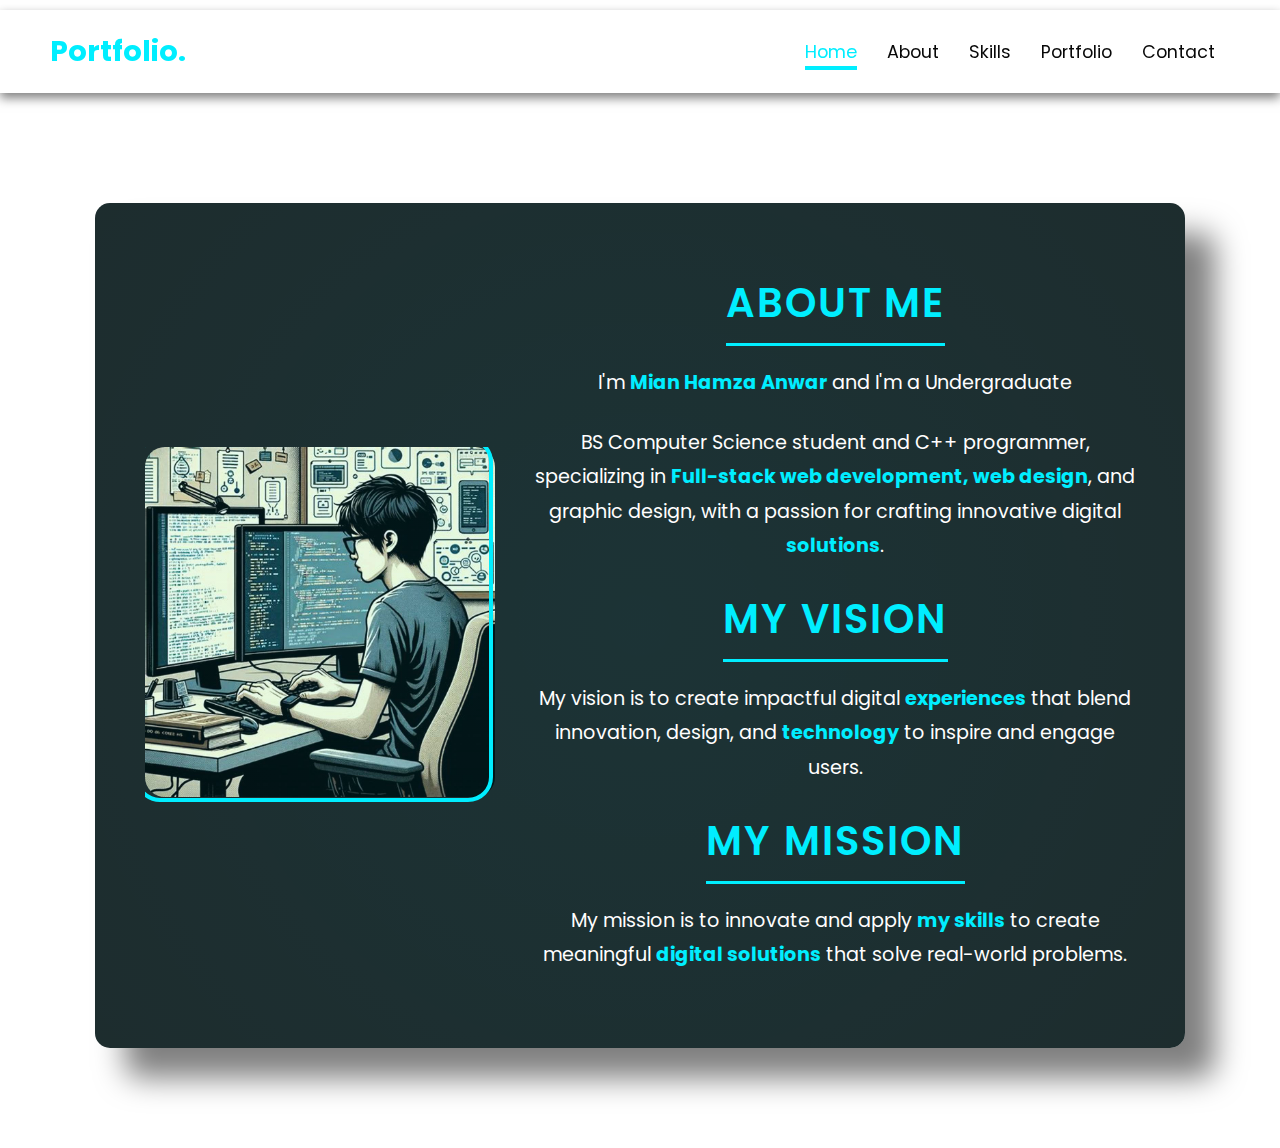
<file: about.html>
<!DOCTYPE html>
<html lang="en">

<head>
  <meta charset="UTF-8">
  <meta name="viewport" content="width=device-width, initial-scale=1.0">
  <title>About Page</title>
  <link rel="stylesheet" href="https://cdnjs.cloudflare.com/ajax/libs/font-awesome/4.7.0/css/font-awesome.min.css">
  <link rel="stylesheet" href="./css/about.css">
  <link rel="stylesheet" href="index.css">
</head>

<body>
  <header class="header">
    <a href="#" class="logo">Portfolio.</a>

    <nav class="navbar">
      <a href="index.html" style="--i:1" class="active">Home</a>
      <a href="about.html" style="--i:2">About</a>
      <a href="skills.html" style="--i:3">Skills</a>
      <a href="portfolio.html" style="--i:4">Portfolio</a>
      <a href="contact.html" style="--i:5">Contact</a>
    </nav>

    <div class="menu-btn">
      <i class="fa fa-bars"></i>
    </div>
  </header>

  <section class="about">

    <section class="about-bg">
      <div class="about-img">
          <img src="images/OIP.jpeg" alt="my">
      </div>
      <div class="about-pg">
          <h1>About <span class="span">Me</span></h1>
          <p>I'm <span class="span">Mian Hamza Anwar</span> and I'm a Undergraduate
            <p> BS Computer Science student and C++ programmer, specializing in <span class="span">Full-stack web development, web
                design</span>, and graphic design, with a passion for crafting innovative digital <span class="span">solutions</span>.</p>
                          <h1>My <span class="span">vision</span></h1>
          <p>My vision is to create impactful digital <span class="span">experiences</span> that blend innovation, design, and
            <span class="span">technology</span> to inspire and engage users.</p>
          <h1><span class="span">My</span> Mission</h1>
          <p>My mission is to innovate and apply <span class="span">my skills</span> to create meaningful <span class="span">digital solutions</span> that solve
            real-world problems.</p>
      </div>
    </section>
  </section>
  <script src="js/portfolio.js"></script>
</body>

</html>
</file>
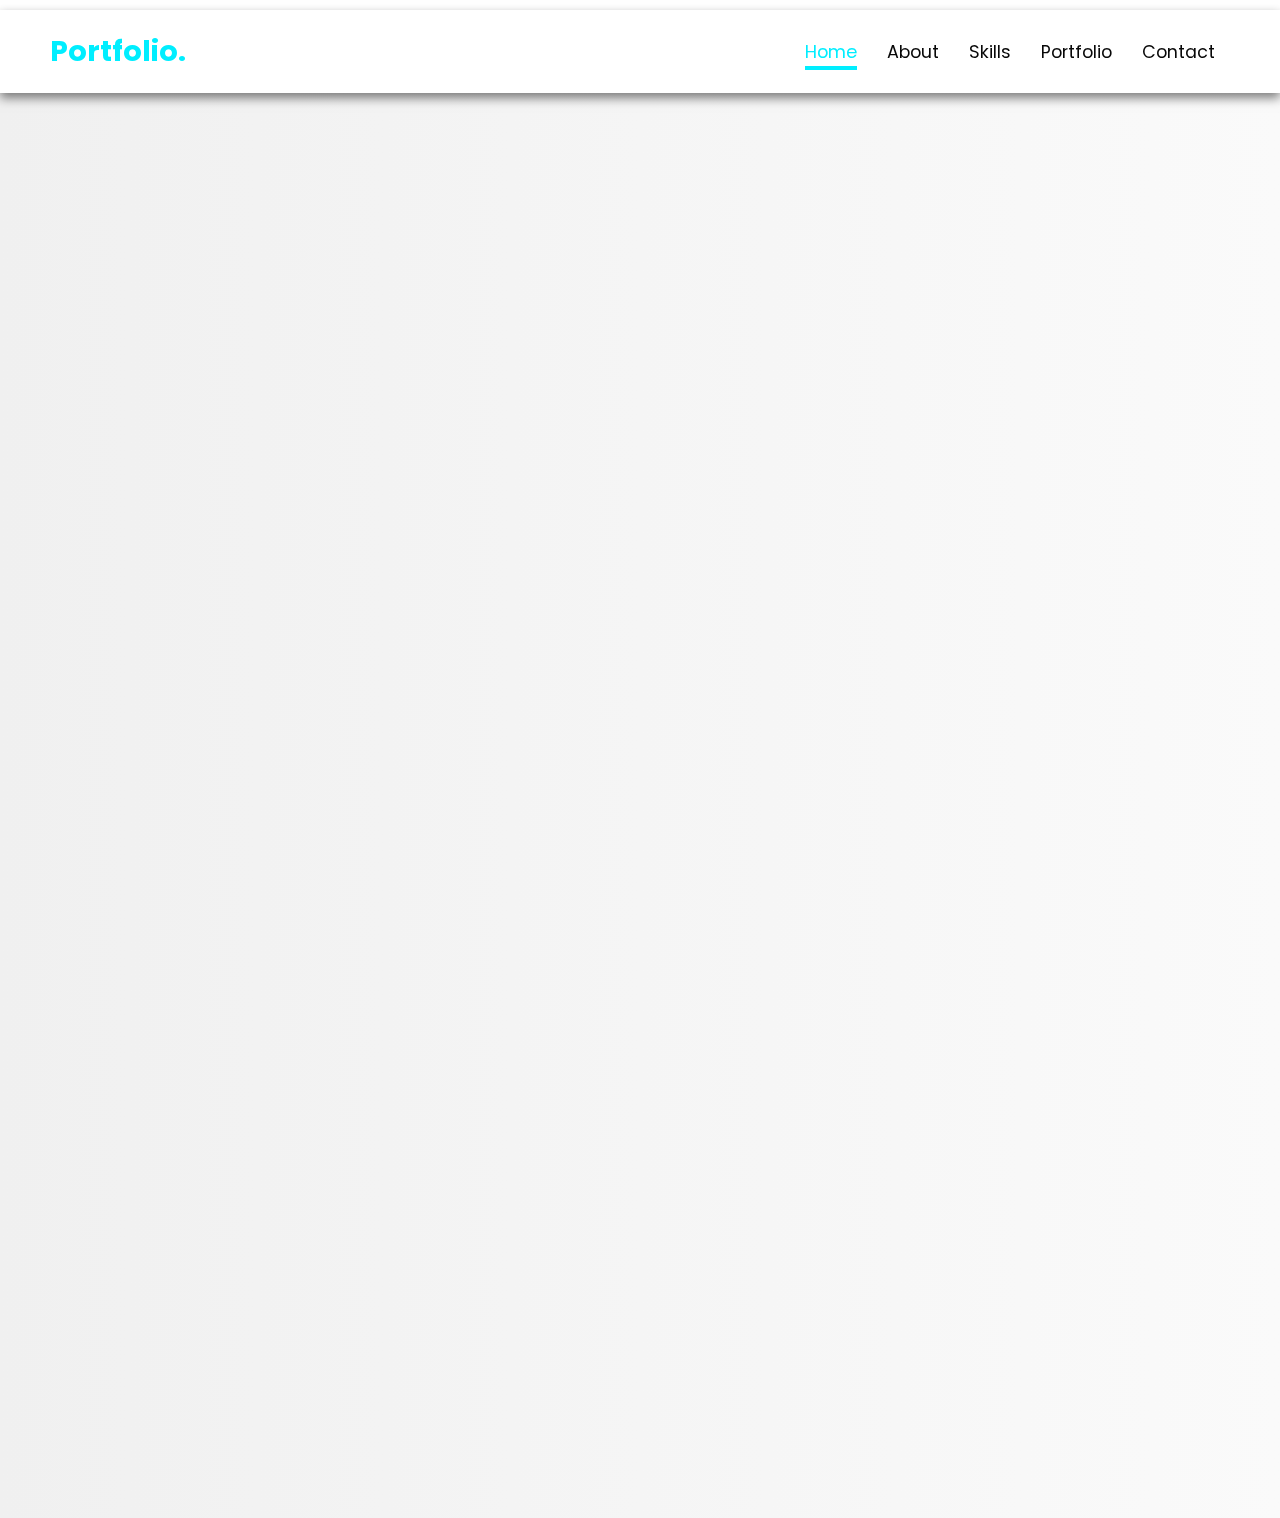
<file: portfolio.html>
<!DOCTYPE html>
<html lang="en">

<head>
    <meta charset="UTF-8">
    <meta name="viewport" content="width=device-width, initial-scale=1.0">
    <title>Portfolio</title>
    <link rel="stylesheet" href="https://cdnjs.cloudflare.com/ajax/libs/font-awesome/4.7.0/css/font-awesome.min.css">
    <link rel="stylesheet" href="index.css">
    <link rel="stylesheet" href="css/portfolio.css">
</head>

<body>
    <header class="header">
        <a href="#" class="logo">Portfolio.</a>
    
        <nav class="navbar">
            <a href="index.html" style="--i:1" class="active">Home</a>
            <a href="about.html" style="--i:2">About</a>
            <a href="skills.html" style="--i:3">Skills</a>
            <a href="potfolio.html" style="--i:4">Portfolio</a>
            <a href="contact.html" style="--i:5">Contact</a>
        </nav>
    
        <div class="menu-btn">
            <i class="fa fa-bars"></i>
        </div>
    </header>
    <!-- Projects -->
    <section class="projects" id="projects">
        <div class="max-width">
            <h2 class="title"><span class="clr">My</span> Projects <br><span>—What I did ?—</span></h2>
            <div class="carousel owl-carousel">
                <div class="card">
                    <div class="box">
                        <img src="./images/R.jpeg" alt="img">
                        <div class="text">Ecommerce</div>
                        <p class="description" id="desc1">
                            A clothing ecommerce platform with intuitive product browsing, secure payments, and a
                            responsive design. Our platform offers a seamless shopping experience with user-friendly
                            navigation and filters that help customers find exactly what they’re looking for. This
                            platform is designed to cater to both desktop and mobile users, ensuring a smooth shopping
                            experience across devices.
                        </p>
                        <span class="read-more" data-target="desc1">Read More</span>
                    </div>
                </div>
                <div class="card">
                    <div class="box">
                        <img src="./images/OIP (1).jpeg" alt="">
                        <div class="text">Portfolio</div>
                        <p class="description" id="desc1">
                            A portfolio highlighting my expertise in full-stack web development,
                            web design, and graphic design. Showcasing a range of projects and creative work. This
                            includes developing responsive websites, designing logos, and creating engaging user
                            interfaces. My portfolio also features my work in branding and digital marketing, which
                            demonstrates my ability to combine technical skills with creativity to produce compelling
                            designs.
                        </p>
                        <span class="read-more" data-target="desc1">Read More</span>
                    </div>
                </div>
                <div class="card">
                    <div class="box">
                        <img src="./images/calcu.jpg"
                            alt="">
                        <div class="text">Calculator</div>
                        <p class="description" id="desc1">
                            This project performs various mathematical operations, including addition, subtraction, multiplication, and division. 
                            It features a user-friendly interface designed for quick and efficient calculations. The calculator includes 
                            functionality for clearing inputs, deleting individual digits, and handling decimal operations. With a responsive 
                            design, this calculator works seamlessly across different devices, making it a versatile tool for both simple 
                            and complex calculations. It also has a visually appealing layout with intuitive button placements, ensuring 
                            a smooth user experience.
                        </p>
                        <span class="read-more" data-target="desc1">Read More</span>
                    </div>
                </div>
                <div class="card">
                    <div class="box">
                        <img src="./images/travel.jpeg"alt="">
                        <div class="text">Travel & Tour</div>
                        <p class="description" id="desc1">
                            A travel and tour platform that provides detailed and comprehensive information about various destinations around the world. 
                            It offers a range of booking options, including flights, accommodations, and guided tours, all in one convenient location. 
                            Users can explore different travel destinations, compare options, and make reservations with ease. The platform also features 
                            user reviews and recommendations, helping travelers make informed decisions. Whether you're planning a relaxing vacation or 
                            an adventurous journey, this platform ensures a seamless and enjoyable trip planning experience.
                        </p>
                        
                        <span class="read-more" data-target="desc1">Read More</span>
                    </div>
                </div>
                <div class="card">
                    <div class="box">
                        <img src="./images/img.png"
                            alt="">
                        <div class="text">Age Calculator</div>
                        <p class="description" id="desc1">
                            This project calculates a person's age based on their date of birth. It features a simple and intuitive interface 
                            where users can input their birth date to instantly find out their current age in years, months, and days. The age 
                            calculator is designed to handle various date formats and provides accurate results across all devices, thanks to 
                            its responsive design. With its user-friendly layout and quick calculations, this tool is perfect for anyone needing 
                            to quickly determine their age or verify other age-related data.
                        </p>
                        
                        <span class="read-more" data-target="desc1">Read More</span>
                    </div>
                </div>
                <div class="card">
                    <div class="box">
                        <img src="./images/WhatsApp Image 2024-09-01 at 23.00.35_caa5cbea.jpg"
                            alt="">
                        <div class="text">Hotel Management System</div>
                        <p class="description" id="desc1">
                            This C++ project is designed to manage hotel reservations and guest details efficiently. It features an intuitive and user-friendly 
                            interface that simplifies the booking process and allows for easy management of reservations. The system supports various functionalities, 
                            including room availability checks, reservation scheduling, and guest profile management. Additionally, it provides tools for tracking 
                            customer preferences and special requests, ensuring a personalized experience for each guest. With robust data handling and reporting 
                            features, this project aims to streamline hotel operations and enhance overall guest satisfaction.
                        </p>
                        <span class="read-more" data-target="desc1">Read More</span>
                    </div>
                </div>
            </div>
        </div>
    </section>
    <script src="js/portfolio.js"></script>
</body>

</html>
</file>
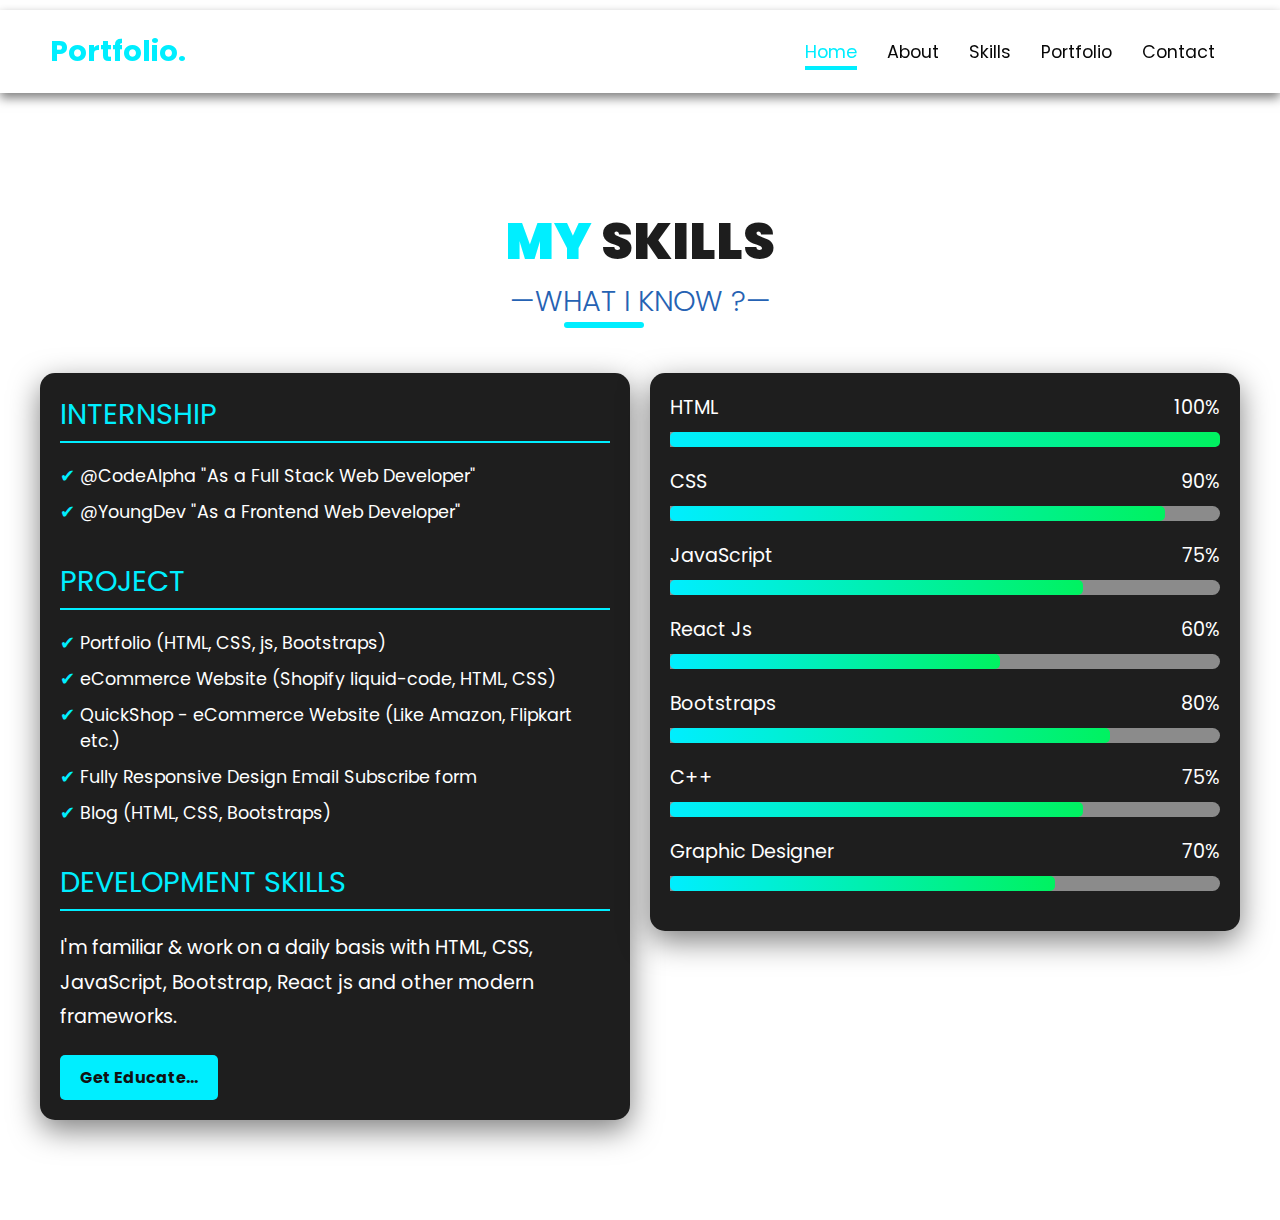
<file: skills.html>
<!DOCTYPE html>
<html lang="en">

<head>
    <meta charset="UTF-8">
    <meta name="viewport" content="width=device-width, initial-scale=1.0">
    <link rel="stylesheet" href="https://cdnjs.cloudflare.com/ajax/libs/font-awesome/4.7.0/css/font-awesome.min.css">
    <link rel="stylesheet" href="./css/skills.css">
    <link rel="stylesheet" href="index.css">
    <title>Skills</title>
</head>

<body>
    <header class="header">
        <a href="#" class="logo">Portfolio.</a>
    
        <nav class="navbar">
            <a href="index.html" style="--i:1" class="active">Home</a>
            <a href="about.html" style="--i:2">About</a>
            <a href="skills.html" style="--i:3">Skills</a>
            <a href="portfolio.html" style="--i:4">Portfolio</a>
            <a href="contact.html" style="--i:5">Contact</a>
        </nav>
    
        <div class="menu-btn">
            <i class="fa fa-bars"></i>
        </div>
    </header>
    <!-- Skills -->
    <section class="skills" id="skills">
        <div class="max-width">
            <h2 class="title">My <span>Skills</span> <br> <span class="what">—What I Know ?—</span></h2>
            <div class="skills-content">
                <div class="column left">

                    <div class="text">INTERNSHIP</div>
                    <p>
                        <li class="intern">@CodeAlpha "As a Full Stack Web Developer"</li>
                        <li class="intern">@YoungDev "As a Frontend Web Developer"</li>
                    </p>

                    <br>
                    <div class="text">PROJECT</div>

                    <p>
                        <li class="project">Portfolio (HTML, CSS, js, Bootstraps)</li>
                        <li class="project">eCommerce Website (Shopify liquid-code, HTML, CSS)</li>
                        <li class="project">QuickShop - eCommerce Website (Like Amazon, Flipkart etc.)</li>
                        <li class="project">Fully Responsive Design Email Subscribe form</li>
                        <li class="project">Blog (HTML, CSS, Bootstraps)</li>
                    </p>

                    <br>
                    <div class="text">DEVELOPMENT SKILLS</div>

                    <p>
                        I'm familiar & work on a daily basis with HTML, CSS, JavaScript, Bootstrap, React js and other
                        modern frameworks.
                    </p>
                    <a href="#" target="blank">Get Educate...</a>
                </div>
                <div class="column right">
                    <div class="bars">
                        <div class="info">
                            <span>HTML</span>
                            <span>100%</span>
                        </div>
                        <div class="line html"></div>
                    </div>
                    <div class="bars">
                        <div class="info">
                            <span>CSS</span>
                            <span>90%</span>
                        </div>
                        <div class="line css"></div>
                    </div>
                    <div class="bars">
                        <div class="info">
                            <span>JavaScript</span>
                            <span>75%</span>
                        </div>
                        <div class="line js"></div>
                    </div>
                    <div class="bars">
                        <div class="info">
                            <span>React Js</span>
                            <span>60%</span>
                        </div>
                        <div class="line reactjs"></div>
                    </div>
                    <div class="bars">
                        <div class="info">
                            <span>Bootstraps</span>
                            <span>80%</span>
                        </div>
                        <div class="line bootstraps"></div>
                    </div>
                    <div class="bars">
                        <div class="info">
                            <span>C++</span>
                            <span>75%</span>
                        </div>
                        <div class="line js"></div>
                    </div>
                    <div class="bars">
                        <div class="info">
                            <span>Graphic Designer</span>
                            <span>70%</span>
                        </div>
                        <div class="line graphic"></div>
                    </div>
                </div>
            </div>
        </div>
    </section>
    <script src="js/portfolio.js"></script>
</body>

</html>
</file>
<file: css/about.css>
/* General Styles */
body {
    margin: 0;
    font-family: 'Roboto', sans-serif;
    background-color: #121212;
    color: #e0e0e0;
}
.header{
    margin: 10px 0;
}
.about {
    padding: 100px 20px;
    background:#fff;
    display: flex;
    justify-content: center;
    align-items: center;
    flex-direction: column;
    text-align: center;
    position: relative;
    overflow: hidden;
}

.about-bg {
    display: flex;
    flex-wrap: wrap;
    justify-content: center;
    align-items: center;
    max-width: 1200px;
    background: #000000e0;
    border-radius: 15px;
    box-shadow: 30px 30px 30px rgba(0, 0, 0, 0.5);
    padding: 50px;
    position: relative;
    overflow: hidden;
    animation: fadeIn 1s ease-in-out;
}

/* Image Container with Design */
.about-img {
    max-width: 350px;
    margin-right: 40px;
    position: relative;
    overflow: hidden;
}

.about-img::before {
    content: '';
    position: absolute;
    top: -10px;
    left: -10px;
    width: 100%;
    height: 100%;
    border: 4px solid #0ef;
    border-radius: 25px;
    z-index: 1;
    transition: transform 0.5s ease, box-shadow 0.5s ease;
}

.about-img img {
    width: 100%;
    height: auto;
    border-radius: 20px;
    transition: transform 0.5s ease, box-shadow 0.5s ease, filter 0.5s ease;
}

.about-img:hover::before {
    transform: translate(400px, 0px);
    box-shadow: 0 15px 30px #0ef;
}

.about-img img:hover {
    transform: scale(1.1);
    filter: grayscale(20%);
}

.about-pg {
    max-width: 600px;
    position: relative;
    margin-top: 20px;
    animation: slideInUp 1.2s ease-out;
}

.about-pg h1 {
    font-size: 2.5rem;
    color: #0ef;
    margin-bottom: 20px;
    font-weight: 600;
    text-transform: uppercase;
    position: relative;
    display: inline-block;
    padding-bottom: 10px;
    border-bottom: 3px solid #0ef;
    letter-spacing: 2px;
    transition: color 0.5s ease, transform 0.5s ease;
    z-index: 2;
}

.about-pg h1:hover {
    color: #fff;
    transform: scale(1.1) translateY(-5px);
}

.about-pg p {
    font-size: 1.2rem;
    line-height: 1.8;
    margin-bottom: 25px;
    color: #fffefe;
    position: relative;
    z-index: 2;
    animation: fadeIn 1.5s ease-in-out;
}

.about-pg p .span {
    color: #0ef;
    font-weight: bold;
    transition: color 0.3s ease, transform 0.3s ease;
}

.about-pg p .span:hover {
    color: #fff;
    transform: scale(1.05);
}

.about-bg::after {
    content: '';
    position: absolute;
    top: 50%;
    left: 50%;
    width: 300%;
    height: 300%;
    background: radial-gradient(circle, rgba(0, 230, 255, 0.1), transparent);
    transform: translate(-50%, -50%) rotate(45deg);
    animation: pulseBg 10s infinite linear;
    z-index: 0;
}

/* Keyframes for Animations */
@keyframes fadeIn {
    0% {
        opacity: 0;
    }
    100% {
        opacity: 1;
    }
}

@keyframes slideInUp {
    0% {
        transform: translateY(100%);
    }
    100% {
        transform: translateY(0);
    }
}

@keyframes pulseBg {
    0%, 100% {
        transform: translate(-50%, -50%) rotate(45deg) scale(1);
    }
    50% {
        transform: translate(-50%, -50%) rotate(45deg) scale(1.1);
    }
}

/* Responsive Styles */
@media (max-width: 768px) {
    .about-bg {
        flex-direction: column;
        padding: 30px;
    }

    .about-img {
        margin: 0 0 20px 0;
    }

    .about-pg h1 {
        font-size: 2rem;
    }

    .about-pg p {
        font-size: 1.1rem;
    }
}

@media (max-width: 480px) {
    .about-pg h1 {
        font-size: 1.8rem;
    }

    .about-pg p {
        font-size: 1rem;
    }
}
</file>
<file: index.css>
@import url('https://fonts.googleapis.com/css2?family=Poppins:wght@300;400;500;600;700;800;900&display=swap');

* {
    margin: 0;
    padding: 0;
    box-sizing: border-box;
    font-family: 'Poppins', sans-serif;
}

body {
    background: #fff;
    color: #080808;
}

header {
    display: flex;
    justify-content: space-between;
    align-items: center;
    margin-top: 10px;
    padding: 20px 50px;
    background: #fff;
    position: sticky;
    top: 0;
    z-index: 1000;
    box-shadow: 0 5px 10px rgba(0, 0, 0, 0.5);
}

.logo {
    font-size: 1.8rem;
    color: #0ef;
    text-decoration: none;
    font-weight: bold;
    animation: fadeInDown 1s ease;
}

.navbar {
    display: flex;
    align-items: center;
}

.navbar a {
    margin: 0 15px;
    color: #080808;
    text-decoration: none;
    font-size: 1.1rem;
    transition: color 0.3s ease;
    position: relative;
    display: inline-block;
    animation: fadeInRight 1s ease;
}

.navbar a:hover {
    color: #0ef;
}
.navbar .active{
    color: #0ef;
}

.navbar a.active::after {
    content: '';
    position: absolute;
    width: 100%;
    height: 4px;
    background-color: #0ef;
    left: 0;
    bottom: -5px;
    animation: slideIn 0.5s ease;
}

.menu-btn {
    display: none;
    font-size: 1.8rem;
    color: #e0e0e0;
    cursor: pointer;
    animation: fadeInRight 1s ease;
}

.home {
    position: relative;
    width: 100%;
    height: 100vh;
    display: flex;
    justify-content: space-between;
    align-items: center;
    padding: 10px 7% 0;
}

.home-content {
    max-width: 600px;
}

.home-content h3 {
    font-size: 32px;
    font-weight: 700;
    opacity: 0;
    animation: slideBottom 1s ease forwards;
    animation-delay: .7s;
}

.home-content h3 span {
    color: #0ef;
}

.home-content h3:nth-of-type(2) {
    margin-bottom: 30px;
    animation: slideTop 1s ease forwards;
    animation-delay: .7s;
}

.home-content h1 {
    font-size: 56px;
    font-weight: 700;
    margin: -3px 0;
    opacity: 0;
    animation: slideRight 1s ease forwards;
    animation-delay: 1s;
}

.home-content p {
    font-size: 16px;
    opacity: 0;
    animation: slideLeft 1s ease forwards;
    animation-delay: 1s;
}

.home-img img {
    max-width: 450px; /* Adjust the width as needed */
   height: 100vh;
    margin-right: 20px;
    opacity: 0;
    animation: zoomIn 1s ease forwards, floatImage 4s ease-in-out infinite;
    animation-delay: 2s, 3s;
}

.social-media a {
    display: inline-flex;
    justify-content: center;
    align-items: center;
    width: 40px;
    height: 40px;
    background: transparent;
    border: 2px solid #0ef;
    border-radius: 50%;
    font-size: 20px;
    color: #0ef;
    text-decoration: none;
    margin: 30px 15px 30px 0;
    transition: 0.3s;
    opacity: 0;
    animation: slideLeft 1s ease forwards;
    animation-delay: calc(.2s * var(--i));
}

.social-media a:hover {
    background: #0ef;
    color: #1f242d;
}

.btn {
    display: inline-block;
    padding: 12px 28px;
    background: #0ef;
    border-radius: 40px;
    box-shadow: 0 0 10px #0ef;
    font-size: 16px;
    color: #fff;
    letter-spacing: 1px;
    text-decoration: none;
    font-weight: 600;
    opacity: 0;
    animation: slideTop 1s ease forwards;
    animation-delay: 2s;
    cursor: pointer;
}

.btn:hover {
    background-color: white;
    color: #0ef;
    border-bottom: 4px solid #0ef;
}

@keyframes slideRight {
    0% {
        transform: translateX(-100px);
        opacity: 0;
    }
    100% {
        transform: translateX(0);
        opacity: 1;
    }
}

@keyframes slideTop {
    0% {
        transform: translateY(100px);
        opacity: 0;
    }
    100% {
        transform: translateY(0);
        opacity: 1;
    }
}

@keyframes slideBottom {
    0% {
        transform: translateY(-100px);
        opacity: 0;
    }
    100% {
        transform: translateY(0);
        opacity: 1;
    }
}

@keyframes slideLeft {
    0% {
        transform: translateX(100px);
        opacity: 0;
    }
    100% {
        transform: translateX(0);
        opacity: 1;
    }
}

@keyframes zoomIn {
    0% {
        transform: scale(0);
        opacity: 0;
    }
    100% {
        transform: scale(1);
        opacity: 1;
    }
}

@keyframes floatImage {
    0% {
        transform: translateY(0);
    }
    50% {
        transform: translateY(-24px);
    }
    100% {
        transform: translateY(0);
    }
}

/* Responsive Styles */
@media (max-width: 768px) {
    .home {
        flex-direction: column;
        text-align: center;
        padding: 80px 20px;
    }

    .home-content {
        max-width: 100%;
        margin-bottom: 40px;
        animation: none;
    }
.home-img img{
    padding-left: 30px;
}
    header {
        padding: 15px 30px;
    }

    .menu-btn {
        display: block;
    }

    .navbar {
        display: none; /* Hidden by default on small screens */
        flex-direction: column;
        text-align: center;
        position: fixed;
        top: 75px;
        right: 0px;
        background: #1f1f1f;
        padding:20px;
        width: 100%;
        box-shadow: 0 5px 10px rgba(0, 0, 0, 0.5);
    }

    .navbar.active {
        display: flex; /* Display the navbar when 'active' class is added */
    }

    .navbar a {

        margin: 10px 0;
        font-size: 1.2rem;
        color: #fff;
    }

    .menu-btn.active + .navbar {
        display: flex;
    }
}
</file>
<file: css/portfolio.css>
/* Projects Section */
.projects {
    padding: 100px 0;
    background: linear-gradient(to right, #f0f0f0, #fafafa);
    text-align: center;
}

.projects .title {
    font-size: 3rem;
    color: #222;
    margin-bottom: 50px;
    position: relative;
    font-weight: 700;
    opacity: 0;
    transform: translateY(-30px);
    animation: titleFadeIn 1s forwards;
}

@keyframes titleFadeIn {
    to {
        opacity: 1;
        transform: translateY(0);
    }
}

.projects .title .clr {
    color: #0ef;
    font-size: 3.2rem;
    font-weight: 900;
    display: inline-block;
    animation: colorChange 3s infinite alternate;
}

.projects .title span {
    font-size: 1.8rem;
    font-weight: 300;
    color: #2562b3;
    display: block;
}

/* Limit description to 4 lines initially */
.projects .card .description {
    display: -webkit-box;
    -webkit-line-clamp: 4; /* Limit to 4 lines */
    -webkit-box-orient: vertical;
    overflow: hidden;
    text-overflow: ellipsis;
    margin-top: 10px;
    font-size: 0.95rem;
    color: #555;
    line-height: 1.6;
    transition: max-height 0.5s ease-in-out;
    max-height: calc(4 * 1.6em); /* 4 lines, considering line-height */
}

.projects .card .description.expanded {
    -webkit-line-clamp: unset;
    max-height: none;
}

/* Style for the Read More/Show Less button */
.projects .read-more {
    display: inline-block;
    margin-top: 10px;
    color: #0ef;
    cursor: pointer;
    font-weight: 600;
    transition: color 0.3s ease, transform 0.3s ease;
}

.projects .read-more:hover {
    color: #008080; /* Change color on hover */
    transform: scale(1.05); /* Slightly scale up on hover */
}

@keyframes colorChange {
    0% { color: #0ef; }
    50% { color: #2562b3; }
    100% { color: #f03; }
}

.projects .title::before {
    content: "";
    position: absolute;
    width: 80px;
    height: 6px;
    background-color: #0ef;
    bottom: -5px; /* Adjusted this value */
    left: 47%;
    transform: translateX(-50%);
    border-radius: 10px;
    animation: pulse 2s infinite;
}

@keyframes pulse {
    0%, 100% { transform: scale(1); opacity: 1; }
    50% { transform: scale(1.2); opacity: 0.7; }
}

.projects .carousel {
    display: flex;
    justify-content: center;
    gap: 40px;
    flex-wrap: wrap;
    opacity: 0;
    transform: translateY(30px);
    animation: carouselFadeIn 1s 0.5s forwards;
}

@keyframes carouselFadeIn {
    to {
        opacity: 1;
        transform: translateY(0);
    }
}

.projects .card {
    background: #fff;
    border-radius: 15px;
    box-shadow: 0 10px 30px rgba(0, 0, 0, 0.15);
    overflow: hidden;
    max-width: 30%;
    transition: transform 0.3s ease, box-shadow 0.3s ease;
    cursor: pointer;
    position: relative;
    z-index: 1;
    transform: translateY(0);
    opacity: 0;
    animation: cardFadeIn 1s forwards;
}

@keyframes cardFadeIn {
    to {
        opacity: 1;
        transform: translateY(0);
    }
}

.projects .card:hover {
    transform: translateY(-15px);
    box-shadow: 0 20px 40px rgba(0, 0, 0, 0.3);
}

.projects .card .box {
    padding: 25px;
    text-align: left;
    position: relative;
}

.projects .card img {
    width: 100%;
    height: 220px;
    object-fit: cover;
    transition: transform 0.5s ease, filter 0.5s ease;
    filter: grayscale(50%);
}

.projects .card:hover img {
    transform: scale(1.15);
    filter: grayscale(0);
}

.projects .card .text {
    font-size: 1.7rem;
    color: rgb(0, 0, 0);
    margin-top: 25px;
    font-weight: 700;
    letter-spacing: 1px;
    text-transform: uppercase;
}

.projects .card p {
    font-size: 1rem;
    color: #666;
    line-height: 1.8;
    margin-top: 15px;
}

.projects .card::before {
    content: '';
    position: absolute;
    top: 0;
    left: 0;
    width: 100%;
    height: 100%;
    background: linear-gradient(to bottom right, #0ef 0%, transparent 100%);
    clip-path: circle(0% at 0 100%);
    transition: clip-path 0.6s ease-in-out;
    z-index: -1;
}

.projects .card:hover::before {
    clip-path: circle(160% at 0 100%);
}

/* Responsive Styles */
@media (max-width: 768px) {
    .projects .carousel {
        flex-direction: column;
        align-items: center;
    }

    .projects .card {
        margin-bottom: 40px;
        max-width: 90%;
    }

    .projects .title::before {
        left: 42%;
    }
}
</file>
<file: css/skills.css>
/* General Styles */
*{
    padding: 0;
    margin: 0;
    box-sizing: border-box;
    font-family: 'Roboto', sans-serif;
}
body {
    background-color: #121212;
    color: #e0e0e0;
}

.header {
    margin: 10px 0;
}

.skills-content .text:hover{
    color: #fff;
}


section.skills {
    padding: 100px 20px;
    position: relative;
    overflow: hidden;
}

.skills .max-width {
    max-width: 1200px;
    margin: 0 auto;
}

.skills .title {
    color: #0ef;
    font-size: 3.2rem;
    font-weight: 900;
    margin-bottom: 50px;
    text-align: center;
    position: relative;
    text-transform: uppercase;
    animation: fadeInDown 1s ease;
}
.skills .title span {
     color: #1d1d1d;
}
.skills .title .what{
    font-size: 1.8rem;
    font-weight: 300;
    color: #2562b3;
    display: block;
}
.skills .title::before{
    content: "";
    position: absolute;
    width: 80px;
    height: 6px;
    background-color: #0ef;
    bottom: -5px; /* Adjusted this value */
    left: 47%;
    transform: translateX(-50%);
    border-radius: 10px;
    animation: pulse 2s infinite;
}

@keyframes pulse {
    0%, 100% { transform: scale(1); opacity: 1; }
    50% { transform: scale(1.2); opacity: 0.7; }
}  
.skills-content {
    display: flex;
    justify-content: space-between;
    flex-wrap: wrap;
    gap: 20px;
}

.skills-content .column {
    flex: 1;
    min-width: 300px;
}

.skills-content .column.left {
    padding: 20px;
    background: #1e1e1e;
    border-radius: 15px;
    box-shadow: 0 10px 30px rgba(0, 0, 0, 0.5);
    animation: fadeInLeft 1s ease;
}

.skills-content .column.right {
    padding: 20px;
    height: 70%;
    background: #1e1e1e ;
    border-radius: 15px;
    box-shadow: 0 10px 30px rgba(0, 0, 0, 0.5);
    animation: fadeInRight 1s ease;
}

.skills-content .text {
    font-size: 1.8rem;
    color: #0ef;
    margin-bottom: 20px;
    text-transform: uppercase;
    border-bottom: 2px solid #0ef;
    padding-bottom: 5px;
    animation: fadeInUp 1s ease;
}

.skills-content li {
    list-style: none;
    font-size: 1.1rem;
    margin-bottom: 10px;
    color: #fff;
    position: relative;
    padding-left: 20px;
}

.skills-content li::before {
    content: "✔";
    color: #0ef;
    position: absolute;
    left: 0;
    top: 0;
    animation: fadeInUp 1s ease;
}

.skills-content p {
    font-size: 1.2rem;
    line-height: 1.8;
    color: #fff;
    animation: fadeInUp 1s ease;
}

.skills-content a {
    display: inline-block;
    margin-top: 20px;
    padding: 10px 20px;
    background-color: #0ef;
    color: #121212;
    text-decoration: none;
    border-radius: 5px;
    font-weight: bold;
    transition: background-color 0.3s ease;
}

.skills-content a:hover {
    background-color: #009688;
}

.bars {
    margin-bottom: 20px;
}

.bars .info {
    display: flex;
    color: white;
    justify-content: space-between;
    margin-bottom: 10px;
    font-size: 1.2rem;
}

.bars .line {
    position: relative;
    height: 15px;
    background-color: #8b8b8b;
    border-top-right-radius: 10px;
    border-end-end-radius:10px; 
}

.bars .line::before {
    content: "";
    position: absolute;
    height: 100%;
    background: linear-gradient(90deg, #0ef, #00f260);
    border-radius: 5px;
    animation: fillBar 2s ease;
}

.bars .line.html::before {
    width: 100%;
}

.bars .line.css::before {
    width: 90%;
}

.bars .line.js::before {
    width: 75%;
}

.bars .line.reactjs::before {
    width: 60%;
}

.bars .line.bootstraps::before {
    width: 80%;
}

.bars .line.graphic::before {
    width: 70%;
}

/* Animations */
@keyframes fadeInDown {
    from {
        opacity: 0;
        transform: translateY(-20px);
    }
    to {
        opacity: 1;
        transform: translateY(0);
    }
}

@keyframes fadeInLeft {
    from {
        opacity: 0;
        transform: translateX(-20px);
    }
    to {
        opacity: 1;
        transform: translateX(0);
    }
}

@keyframes fadeInRight {
    from {
        opacity: 0;
        transform: translateX(20px);
    }
    to {
        opacity: 1;
        transform: translateX(0);
    }
}

@keyframes fadeInUp {
    from {
        opacity: 0;
        transform: translateY(20px);
    }
    to {
        opacity: 1;
        transform: translateY(0);
    }
}

@keyframes fillBar {
    from {
        width: 0%;
    }
    to {
        width: var(--width);
    }
}

/* Responsive Styles */
@media (max-width: 768px) {
    .skills-content {
        flex-direction: column;
        align-items: center;
    }

    .skills-content .column.left,
    .skills-content .column.right {
        margin-bottom: 20px;
        width: 100%;
        animation: none;
    }

    .skills .title::before{
        left: 42%;
    } 
    .skills-content .title {
        font-size: 2rem;
    }
}
</file>
